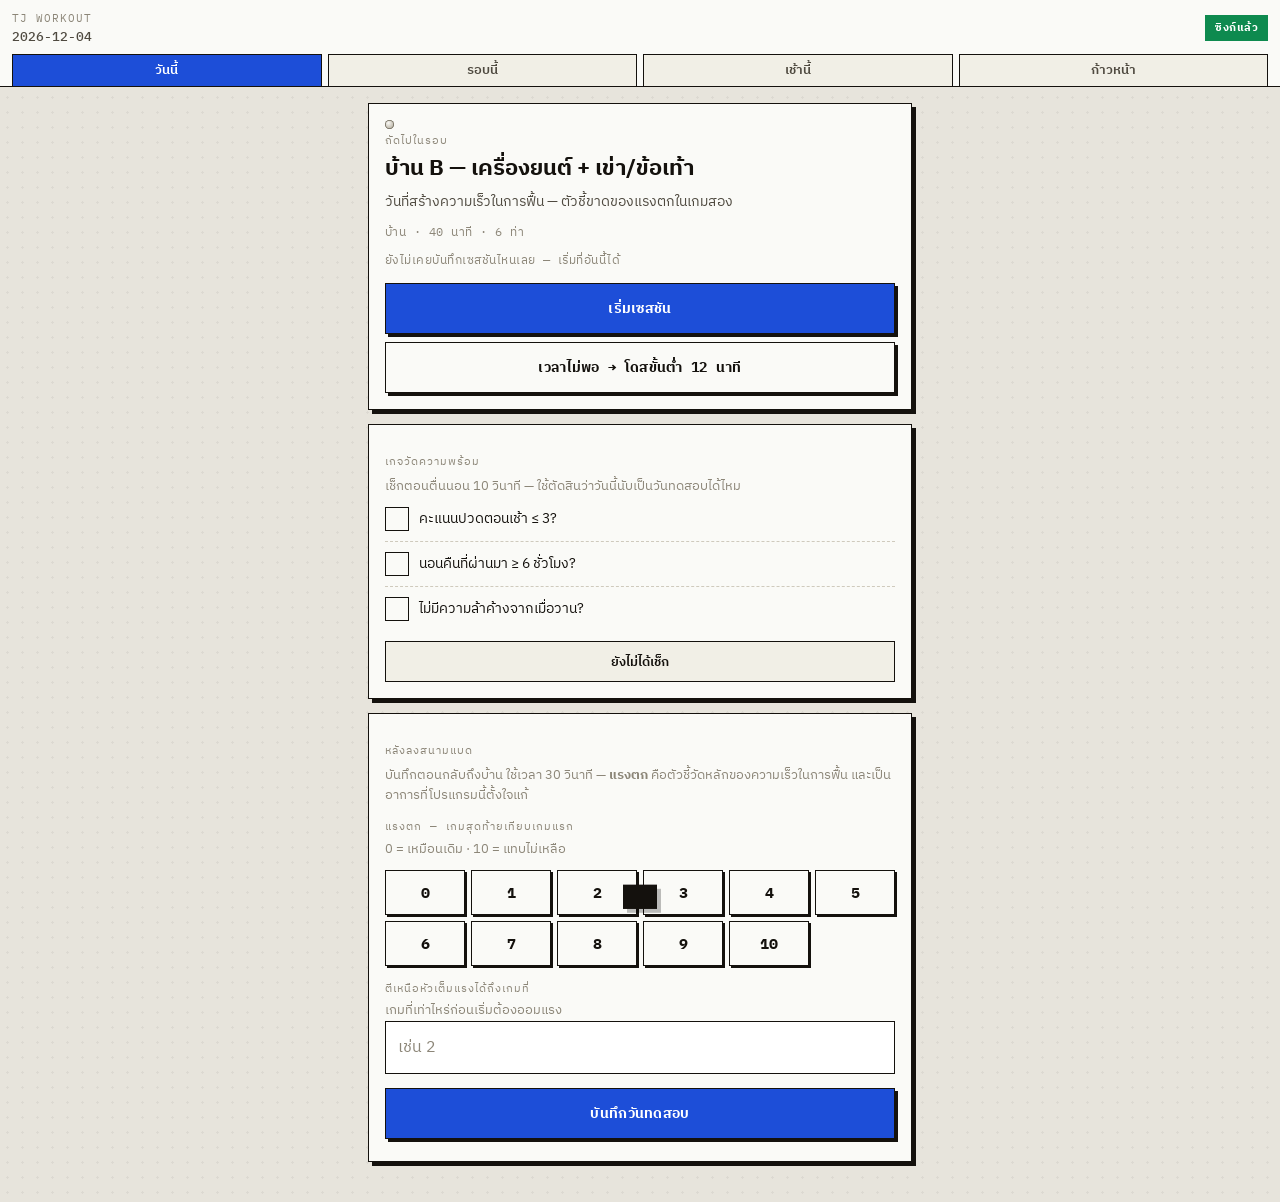
<file: index.html>
<!doctype html>
<html lang="th">
<head>
<meta charset="utf-8">
<meta name="viewport" content="width=device-width,initial-scale=1,viewport-fit=cover">
<meta name="theme-color" content="#e7e4dc">
<title>TJ Workout — ตารางฝึก</title>
<link rel="manifest" href="manifest.json">
<link rel="preconnect" href="https://fonts.googleapis.com">
<link rel="preconnect" href="https://fonts.gstatic.com" crossorigin>
<link href="https://fonts.googleapis.com/css2?family=IBM+Plex+Mono:wght@400;500;600;700&family=IBM+Plex+Sans+Thai:wght@400;500;600;700&display=swap" rel="stylesheet">
<link rel="stylesheet" href="instrument-panel.css?v=20260825k">
<link rel="stylesheet" href="style.css?v=20260825k">
</head>
<body class="ip-page">

<header class="hd">
  <div class="hd-row">
    <div>
      <div class="ip-label" style="margin:0">TJ WORKOUT</div>
      <div class="hd-date ip-mono" id="hdDate">—</div>
    </div>
    <button class="ip-badge" id="syncBadge" title="ตั้งค่าการเชื่อมต่อ">—</button>
  </div>
  <nav class="tabs" id="tabs">
    <button class="tab is-on" data-view="today">วันนี้</button>
    <button class="tab" data-view="cycle">รอบนี้</button>
    <button class="tab" data-view="morning">เช้านี้</button>
    <button class="tab" data-view="prog">ก้าวหน้า</button>
  </nav>
</header>

<main class="wrap">

  <div class="ip-card" id="setupCard" hidden>
    <div class="ip-label">URL ของ Apps Script</div>
    <p class="hint">
      ปกติไม่ต้องแตะ — ค่าตั้งต้นฝังอยู่ในโค้ดแล้ว
      ใช้ช่องนี้ตอน redeploy แล้ว URL เปลี่ยน จะได้ไม่ต้อง push ใหม่ (ค่าที่กรอกจะเก็บทับในเครื่องนี้)
    </p>
    <input class="ip-input ip-mono" id="inApiUrl" type="url" inputmode="url"
           autocapitalize="off" autocorrect="off" spellcheck="false"
           placeholder="https://script.google.com/macros/s/…/exec" style="margin-top:8px">
    <div class="setup-btns">
      <button class="ip-btn ip-btn--sm" id="btnSaveApi">บันทึก + ทดสอบ</button>
      <button class="ip-btn ip-btn--ghost ip-btn--sm" id="btnCloseApi">ปิด</button>
    </div>
    <p class="hint" id="apiStatus"></p>

    <hr class="ip-divider">
    <p class="hint" id="verInfo"></p>

    <hr class="ip-divider">
    <div class="ip-label">ประวัติในเครื่อง</div>
    <p class="hint" id="histInfo"></p>
    <p class="hint">
      ใช้คำนวณว่ารอบถัดไปควรทำอะไร — <b>คนละชุดกับข้อมูลในชีต</b>
      ล้างอันนี้ไม่ได้ลบแถวในชีต และไม่ทิ้งแถวที่ยังรอส่ง
    </p>
    <button class="ip-btn ip-btn--ghost ip-btn--sm ip-btn--block" id="btnClearHist"
            style="margin-top:8px">ล้างประวัติในเครื่อง (เริ่มรอบใหม่)</button>
  </div>

  <!-- ══════════ วันนี้ ══════════ -->
  <section id="v-today" class="view is-on">
    <div class="ip-card sess-head" style="position:relative">
      <span class="ip-screw"></span>
      <div class="ip-label">ถัดไปในรอบ</div>
      <h1 class="sess-title" id="todayTitle">—</h1>
      <p class="sess-why" id="todayWhy"></p>
      <div class="sess-meta ip-mono" id="todayMeta"></div>
      <div class="sess-defer" id="todayDefer" hidden></div>
      <div class="sess-meta ip-mono" id="todayLast"></div>
      <button class="ip-btn ip-btn--block" id="btnStart" style="margin-top:14px">เริ่มเซสชัน</button>
      <button class="ip-btn ip-btn--ghost ip-btn--block" id="btnMin" style="margin-top:8px">
        เวลาไม่พอ → โดสขั้นต่ำ 12 นาที
      </button>
    </div>

    <div class="ip-card" id="readyCard">
      <div class="ip-label">เกจวัดความพร้อม</div>
      <p class="hint">เช็กตอนตื่นนอน 10 วินาที — ใช้ตัดสินว่าวันนี้นับเป็นวันทดสอบได้ไหม</p>
      <div id="readyList"></div>
      <div class="ready-verdict ip-mono" id="readyVerdict">ยังไม่ได้เช็ก</div>
    </div>

    <div class="ip-card" id="testCard">
      <div class="ip-label">หลังลงสนามแบด</div>
      <p class="hint">
        บันทึกตอนกลับถึงบ้าน ใช้เวลา 30 วินาที — <b>แรงตก</b> คือตัวชี้วัดหลักของความเร็วในการฟื้น
        และเป็นอาการที่โปรแกรมนี้ตั้งใจแก้
      </p>

      <label class="ip-label" style="margin-top:12px">แรงตก — เกมสุดท้ายเทียบเกมแรก</label>
      <p class="hint" style="margin-top:2px">0 = เหมือนเดิม · 10 = แทบไม่เหลือ</p>
      <div class="scale" id="dropScale"></div>

      <label class="ip-label" for="inLastGame" style="margin-top:14px">ตีเหนือหัวเต็มแรงได้ถึงเกมที่</label>
      <p class="hint" style="margin-top:2px">เกมที่เท่าไหร่ก่อนเริ่มต้องออมแรง</p>
      <input class="ip-input" id="inLastGame" type="number" inputmode="numeric" min="1" max="20" placeholder="เช่น 2">

      <button class="ip-btn ip-btn--block" id="btnSaveTestDay" style="margin-top:14px">บันทึกวันทดสอบ</button>
      <p class="hint" id="testDone"></p>
    </div>
  </section>

  <!-- ══════════ รอบนี้ ══════════ -->
  <section id="v-cycle" class="view">
    <div class="ip-card">
      <div class="ip-label">รอบนี้</div>
      <p class="hint">
        เซสชันหมุนเป็นวง ไม่ผูกกับวันในปฏิทิน — จะทำวันไหนก็ได้ ขอแค่ตามลำดับและเว้นระยะห่าง
        กดอันไหนก็เริ่มอันนั้นได้ ต่อให้แอปไม่ได้เสนอ
      </p>
      <div id="cycleList"></div>
      <div class="cyc-count ip-mono" id="cycCount"></div>
      <p class="hint" id="cycPriority"></p>
      <button class="ip-btn ip-btn--ghost ip-btn--block" id="btnTestDay" style="margin-top:10px">
        วันนี้ลงสนามแบด → บันทึกเป็นวันทดสอบ
      </button>
    </div>
    <div class="ip-card">
      <div class="ip-label">บล็อก 5 สัปดาห์</div>
      <div class="blk-row" style="font-weight:600">
        <span>สัปดาห์</span><span>โฟกัส</span><span>โหลด</span>
      </div>
      <div id="blockList"></div>
      <p class="hint" style="margin-top:10px">
        สัปดาห์ที่ 4 ไม่เพิ่มน้ำหนัก แต่ท่าค้างเดินหน้าต่อ — เอ็นได้ไล่ตามกล้ามเนื้อทัน (ADR-0001)
      </p>
    </div>
  </section>

  <!-- ══════════ เช้านี้ ══════════ -->
  <section id="v-morning" class="view">
    <div class="ip-card">
      <div class="ip-label">คะแนนปวดตอนเช้า</div>
      <p class="hint">ตัวชี้วัดเอ็นที่ดีที่สุดที่วัดเองได้ — ให้คะแนนทุกเช้า 0 = ไม่ปวดเลย</p>
      <div class="scale" id="painScale"></div>
      <label class="ip-label" style="margin-top:14px">ปวดตรงไหน</label>
      <div class="chips" id="painWhere"></div>
      <label class="ip-label" style="margin-top:14px">นอนกี่ชั่วโมง</label>
      <input class="ip-input" id="sleepHrs" type="number" step="0.5" min="0" max="14" placeholder="8.5">
      <button class="ip-btn ip-btn--block" id="btnSaveDaily" style="margin-top:14px">บันทึกเช้านี้</button>
      <p class="hint" id="dailyDone" style="display:none"></p>
    </div>

    <div class="ip-card">
      <div class="ip-label">ทดสอบรายเดือน</div>
      <p class="hint">ทำเดือนละครั้งพอ ไม่ต้องทุกสัปดาห์</p>
      <div id="testList"></div>
    </div>
  </section>

  <!-- ══════════ ก้าวหน้า ══════════ -->
  <section id="v-prog" class="view">
    <div class="ip-card">
      <div class="ip-label">28 วันล่าสุด เทียบ 28 วันก่อนหน้า</div>
      <p class="hint">
        ตัวเลขไว้ดูเร็ว ๆ ข้างสนาม — <b>เส้นกราฟจริงอยู่ในชีต</b> แท็บ “สรุป”
        ซูมได้ ย้อนหลังได้ไม่จำกัด
      </p>
      <div id="progList" style="margin-top:12px"></div>
      <p class="pg-warn" id="progWarn" hidden></p>
      <p class="hint" id="progAt"></p>
      <button class="ip-btn ip-btn--ghost ip-btn--sm ip-btn--block" id="btnProgReload"
              style="margin-top:10px">โหลดใหม่</button>
    </div>

    <div class="ip-card">
      <div class="ip-label">ผลทดสอบ</div>
      <div id="progTests"></div>
      <p class="hint" style="margin-top:10px">
        ทดสอบเดือนละครั้ง — บันทึกที่แท็บ “เช้านี้”
      </p>
    </div>

    <div class="ip-card">
      <div class="ip-label">น้ำหนักสูงสุดต่อท่า</div>
      <div id="progLifts"></div>
      <p class="hint" style="margin-top:10px">
        ขึ้นเรื่อย ๆ เป็นเรื่องดี <b>แต่ห้ามเร่ง</b> — ถ้าคะแนนปวดตอนเช้าขึ้นตาม
        แปลว่าเอ็นตามไม่ทัน ให้ลดโหลด 20% (ADR-0001)
      </p>
    </div>
  </section>

  <!-- ══════════ ตัวรันเซสชัน (เต็มจอ) ══════════ -->
  <section id="v-run" class="view view--full">
    <div class="run-top">
      <button class="ip-btn ip-btn--ghost ip-btn--sm" id="btnQuit">ออก</button>
      <span class="ip-mono run-prog" id="runProg">—</span>
      <span class="ip-mono run-clock" id="runClock">00:00</span>
    </div>

    <div class="ip-card run-card" style="position:relative">
      <span class="ip-screw"></span>
      <div class="ip-label" id="runKind">ท่า</div>
      <h2 class="run-name" id="runName">—</h2>
      <p class="run-cue" id="runCue"></p>
      <p class="run-alt" id="runAlt"></p>

      <div class="timer" id="timerBox">
        <div class="timer-num ip-mono" id="timerNum">45</div>
        <div class="timer-lbl ip-mono" id="timerLbl">พร้อม</div>
      </div>

      <div class="setrow" id="setRow"></div>

      <div class="logrow" id="logRow">
        <div>
          <label class="ip-label">น้ำหนัก (kg)</label>
          <input class="ip-input" id="inWeight" type="number" step="0.5" inputmode="decimal" placeholder="—">
        </div>
        <div>
          <label class="ip-label">ครั้ง</label>
          <input class="ip-input" id="inReps" type="number" inputmode="numeric" placeholder="—">
        </div>
      </div>

      <button class="ip-btn ip-btn--block" id="btnMain">เริ่ม</button>
      <div class="run-nav">
        <button class="ip-btn ip-btn--ghost ip-btn--sm" id="btnPrev">← ก่อนหน้า</button>
        <button class="ip-btn ip-btn--ghost ip-btn--sm" id="btnSkip">ข้าม →</button>
      </div>
    </div>

    <p class="run-why" id="runWhy"></p>
  </section>

</main>

<div class="toast" id="toast"></div>

<script src="program.js?v=20260825k"></script>
<script src="api.js?v=20260825k"></script>
<script src="app.js?v=20260825k"></script>
</body>
</html>
</file>
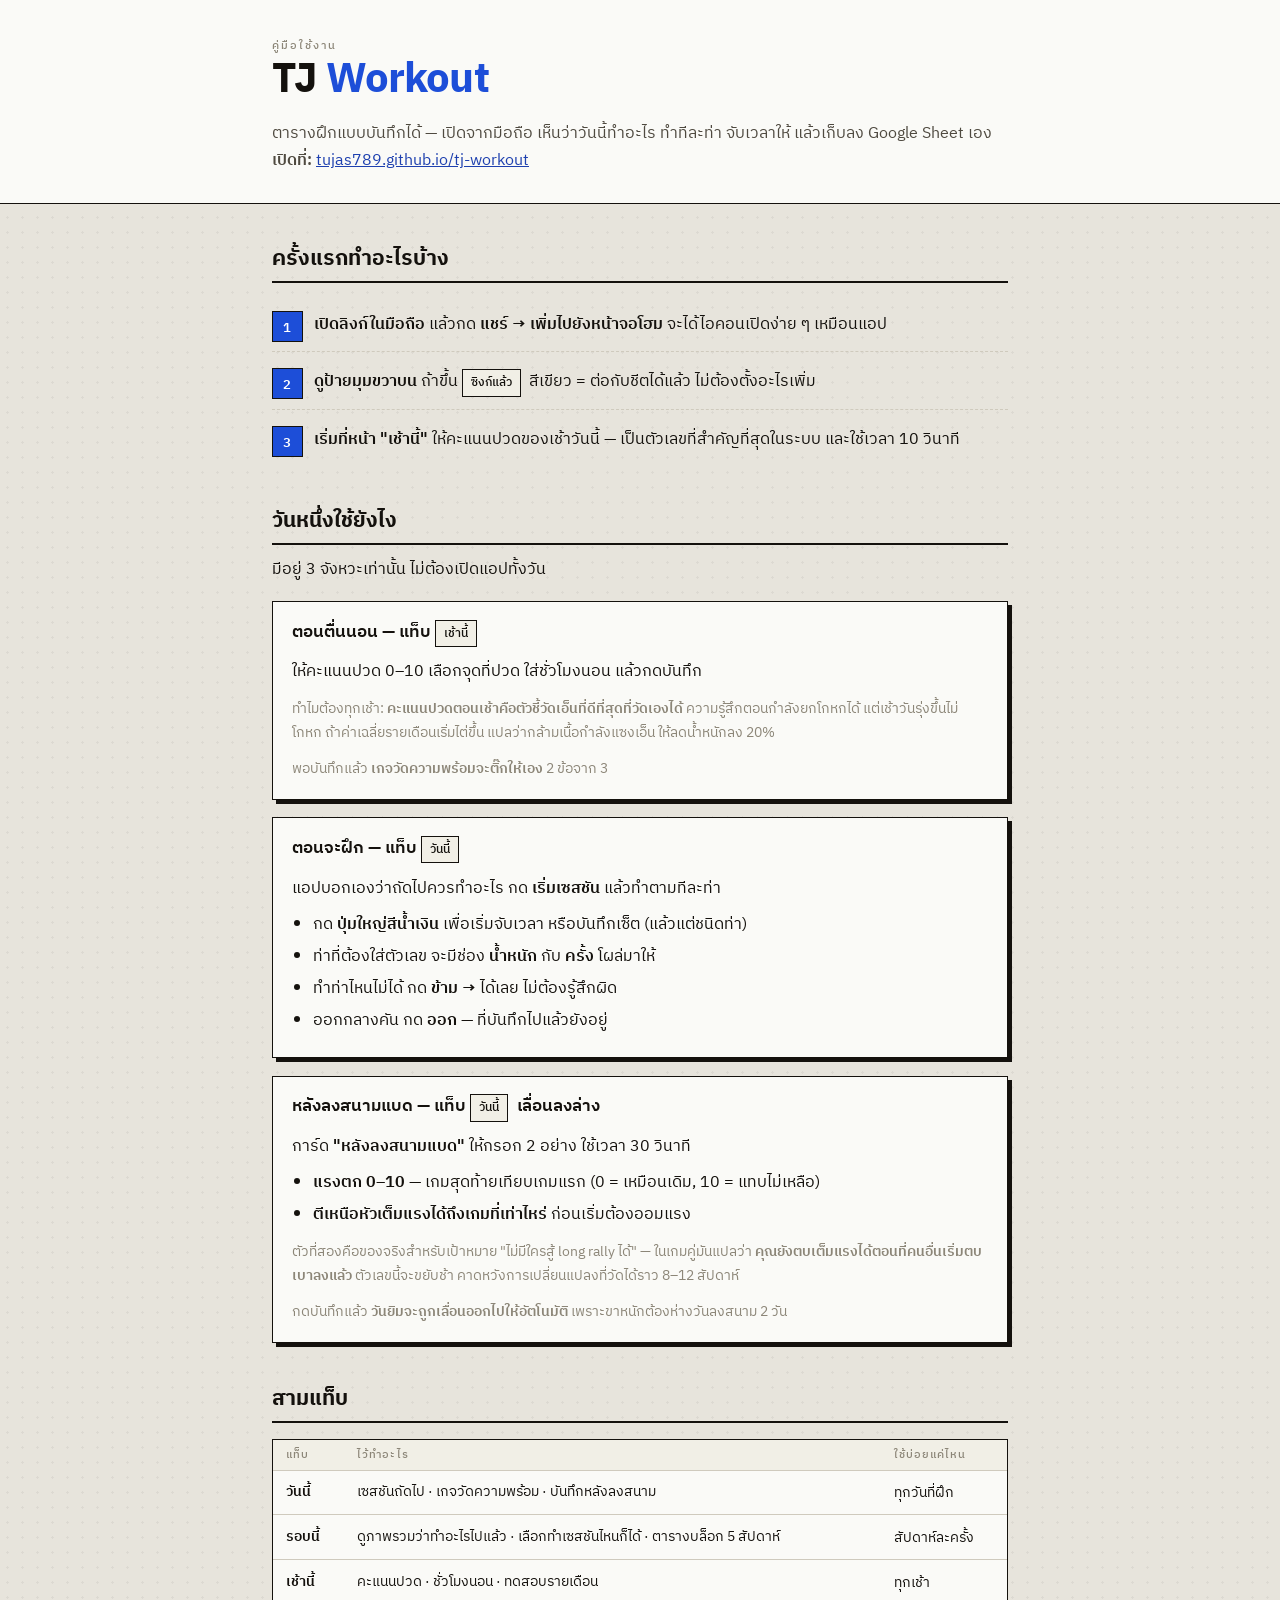
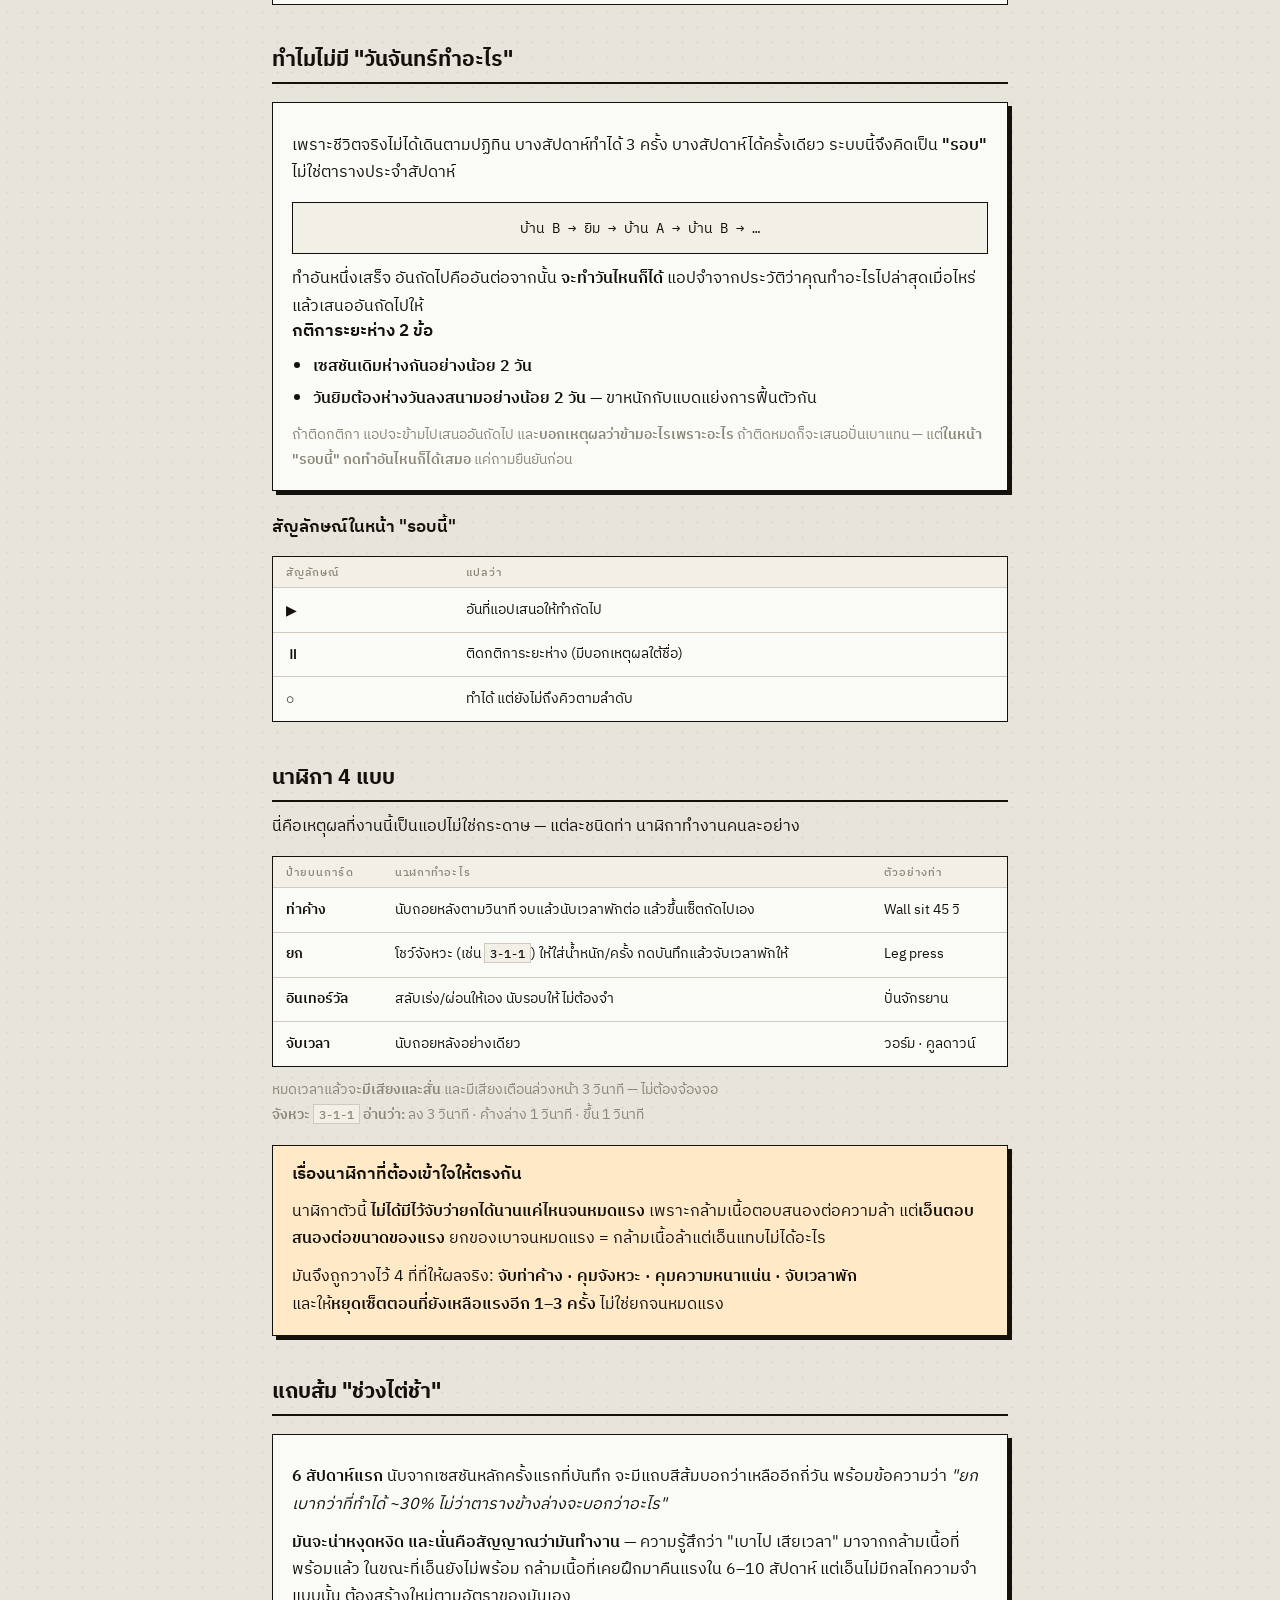
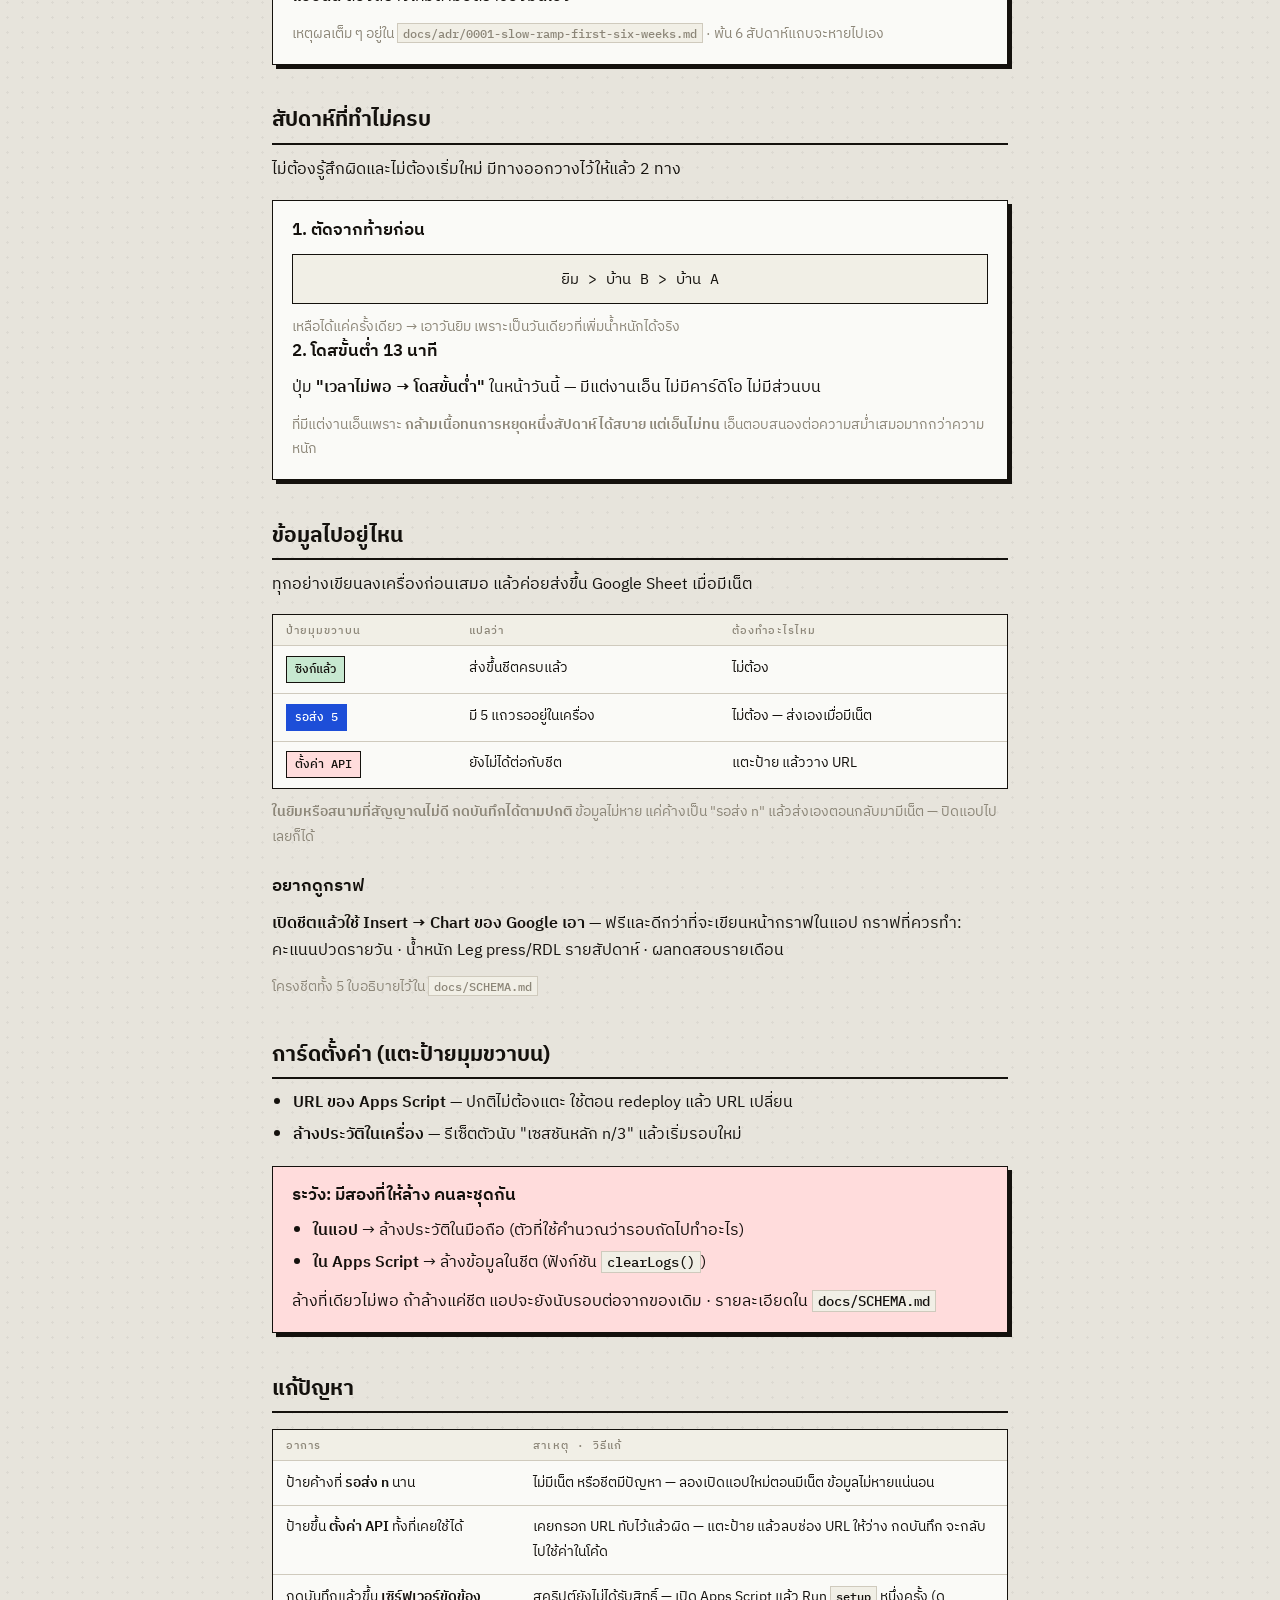
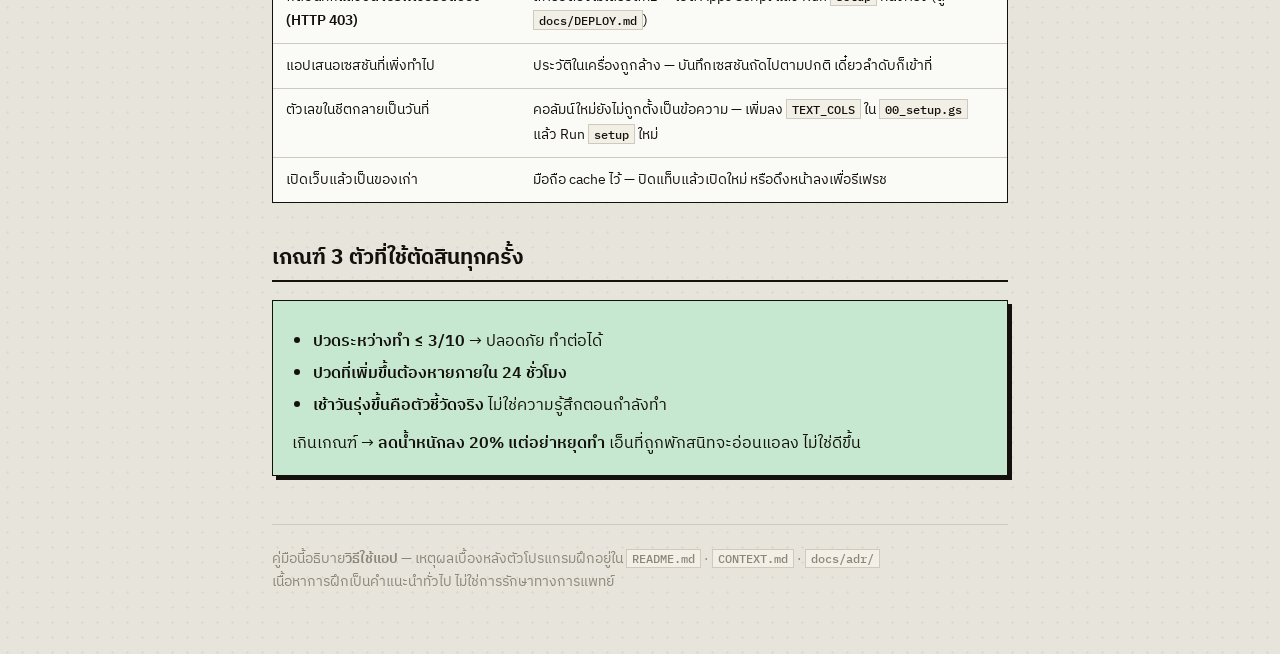
<file: docs/user-guide.html>
<!DOCTYPE html>
<html lang="th">
<head>
<meta charset="UTF-8">
<meta name="viewport" content="width=device-width, initial-scale=1.0">
<title>คู่มือใช้งาน — TJ Workout</title>
<link rel="preconnect" href="https://fonts.googleapis.com">
<link rel="preconnect" href="https://fonts.gstatic.com" crossorigin>
<link href="https://fonts.googleapis.com/css2?family=IBM+Plex+Mono:wght@400;500;600;700&family=IBM+Plex+Sans+Thai:wght@400;500;600;700&display=swap" rel="stylesheet">
<style>
/* ธีม Instrument Panel — ชุดเดียวกับตัวแอป (frontend/instrument-panel.css + style.css) */
:root{
  --bg:#e7e4dc; --card:#fafaf7; --card2:#f1efe6;
  --line:#14110d; --hair:#cfcabd; --text:#14110d; --text2:#4f4a40; --mut:#8c8678;
  --accent:#1d4ed8; --accent2:#1e40af;
  --ok:#0e8a4f; --ok-bg:#c7e8d0; --warn-bg:#ffe9c7; --dan:#d11a2a; --dan-bg:#ffdcdc;
  --f:"IBM Plex Sans Thai","IBM Plex Sans",system-ui,sans-serif;
  --m:"IBM Plex Mono","IBM Plex Sans Thai",ui-monospace,monospace;
  --w:min(100% - 32px, 46rem);
}
*{box-sizing:border-box;-webkit-tap-highlight-color:transparent}
body{
  margin:0; font-family:var(--f); color:var(--text); line-height:1.7; font-size:16px;
  background:var(--bg);
  background-image:radial-gradient(rgba(20,17,13,.05) 1px, transparent 1.4px);
  background-size:15px 15px; padding-bottom:60px;
}
.wrap{width:var(--w);margin-inline:auto}

header{
  background:var(--card); border-bottom:1.5px solid var(--line);
  padding:2.5rem 0 1.75rem; margin-bottom:2rem;
}
h1{margin:.3rem 0 0;font:700 clamp(1.8rem,6vw,2.6rem)/1.2 var(--f);letter-spacing:-.02em}
h1 .a{color:var(--accent)}
.eyebrow{font:500 .7rem/1 var(--m);letter-spacing:.18em;text-transform:uppercase;color:var(--mut)}
.lede{margin:.9rem 0 0;color:var(--text2)}

h2{
  margin:2.6rem 0 .2rem; font:700 1.3rem/1.35 var(--f);
  padding-bottom:.5rem; border-bottom:2px solid var(--line);
}
h3{margin:1.6rem 0 .3rem;font:600 1.05rem/1.4 var(--f)}
p{margin:.7rem 0 0}
.mut{color:var(--mut);font-size:.9rem}

.card{
  background:var(--card); border:1.5px solid var(--line); box-shadow:4px 4px 0 var(--line);
  padding:1.1rem 1.2rem; margin-top:1.1rem;
}
.card.ok{background:var(--ok-bg)}
.card.warn{background:var(--warn-bg)}
.card.dan{background:var(--dan-bg)}
.card h3{margin-top:0}

ul,ol{margin:.6rem 0 0;padding-left:1.3rem}
li{margin:.3rem 0}
code{font:500 .85em var(--m);background:var(--card2);padding:1px 5px;border:1px solid var(--hair)}
b{font-weight:600}

.scroll{overflow-x:auto;border:1.5px solid var(--line);background:var(--card);margin-top:1rem}
table{border-collapse:collapse;width:100%;min-width:30rem;font-size:.9rem}
th,td{text-align:left;padding:.6rem .8rem;border-bottom:1px solid var(--hair);vertical-align:top}
thead th{font:500 .68rem/1 var(--m);letter-spacing:.1em;text-transform:uppercase;color:var(--mut);background:var(--card2);white-space:nowrap}
tbody tr:last-child td{border-bottom:0}
td.n{font-family:var(--m);white-space:nowrap}

.steps{counter-reset:s;list-style:none;padding:0;margin-top:1rem}
.steps li{
  counter-increment:s; position:relative; padding:.75rem 0 .75rem 2.6rem;
  border-bottom:1px dashed var(--hair);
}
.steps li:last-child{border-bottom:0}
.steps li::before{
  content:counter(s); position:absolute; left:0; top:.75rem;
  width:1.8rem;height:1.8rem; display:grid;place-items:center;
  font:600 .8rem var(--m); color:#fff; background:var(--accent);
  border:1.5px solid var(--line);
}
.chip{
  display:inline-block; font:500 .72rem var(--m); padding:.2rem .5rem;
  border:1.5px solid var(--line); background:var(--card2); margin-right:.3rem;
}
.chip.blue{background:var(--accent);color:#fff;border-color:var(--accent)}
a{color:var(--accent2)}
footer{margin-top:3rem;padding-top:1.4rem;border-top:1px solid var(--hair);color:var(--mut);font-size:.85rem}
@media print{ body{background:#fff} .card{box-shadow:none} }
</style>
</head>
<body>

<header>
  <div class="wrap">
    <div class="eyebrow">คู่มือใช้งาน</div>
    <h1>TJ <span class="a">Workout</span></h1>
    <p class="lede">
      ตารางฝึกแบบบันทึกได้ — เปิดจากมือถือ เห็นว่าวันนี้ทำอะไร ทำทีละท่า จับเวลาให้
      แล้วเก็บลง Google Sheet เอง<br>
      <b>เปิดที่:</b> <a href="https://tujas789.github.io/tj-workout/">tujas789.github.io/tj-workout</a>
    </p>
  </div>
</header>

<main class="wrap">

<h2>ครั้งแรกทำอะไรบ้าง</h2>
<ol class="steps">
  <li><b>เปิดลิงก์ในมือถือ</b> แล้วกด <b>แชร์ → เพิ่มไปยังหน้าจอโฮม</b> จะได้ไอคอนเปิดง่าย ๆ เหมือนแอป</li>
  <li><b>ดูป้ายมุมขวาบน</b> ถ้าขึ้น <span class="chip">ซิงก์แล้ว</span> สีเขียว = ต่อกับชีตได้แล้ว ไม่ต้องตั้งอะไรเพิ่ม</li>
  <li><b>เริ่มที่หน้า "เช้านี้"</b> ให้คะแนนปวดของเช้าวันนี้ — เป็นตัวเลขที่สำคัญที่สุดในระบบ และใช้เวลา 10 วินาที</li>
</ol>

<h2>วันหนึ่งใช้ยังไง</h2>
<p>มีอยู่ 3 จังหวะเท่านั้น ไม่ต้องเปิดแอปทั้งวัน</p>

<div class="card">
  <h3>ตอนตื่นนอน — แท็บ <span class="chip">เช้านี้</span></h3>
  <p>ให้คะแนนปวด 0–10 เลือกจุดที่ปวด ใส่ชั่วโมงนอน แล้วกดบันทึก</p>
  <p class="mut">
    ทำไมต้องทุกเช้า: <b>คะแนนปวดตอนเช้าคือตัวชี้วัดเอ็นที่ดีที่สุดที่วัดเองได้</b>
    ความรู้สึกตอนกำลังยกโกหกได้ แต่เช้าวันรุ่งขึ้นไม่โกหก ถ้าค่าเฉลี่ยรายเดือนเริ่มไต่ขึ้น
    แปลว่ากล้ามเนื้อกำลังแซงเอ็น ให้ลดน้ำหนักลง 20%
  </p>
  <p class="mut">พอบันทึกแล้ว <b>เกจวัดความพร้อมจะติ๊กให้เอง</b> 2 ข้อจาก 3</p>
</div>

<div class="card">
  <h3>ตอนจะฝึก — แท็บ <span class="chip">วันนี้</span></h3>
  <p>แอปบอกเองว่าถัดไปควรทำอะไร กด <b>เริ่มเซสชัน</b> แล้วทำตามทีละท่า</p>
  <ul>
    <li>กด <b>ปุ่มใหญ่สีน้ำเงิน</b> เพื่อเริ่มจับเวลา หรือบันทึกเซ็ต (แล้วแต่ชนิดท่า)</li>
    <li>ท่าที่ต้องใส่ตัวเลข จะมีช่อง <b>น้ำหนัก</b> กับ <b>ครั้ง</b> โผล่มาให้</li>
    <li>ทำท่าไหนไม่ได้ กด <b>ข้าม →</b> ได้เลย ไม่ต้องรู้สึกผิด</li>
    <li>ออกกลางคัน กด <b>ออก</b> — ที่บันทึกไปแล้วยังอยู่</li>
  </ul>
</div>

<div class="card">
  <h3>หลังลงสนามแบด — แท็บ <span class="chip">วันนี้</span> เลื่อนลงล่าง</h3>
  <p>การ์ด <b>"หลังลงสนามแบด"</b> ให้กรอก 2 อย่าง ใช้เวลา 30 วินาที</p>
  <ul>
    <li><b>แรงตก 0–10</b> — เกมสุดท้ายเทียบเกมแรก (0 = เหมือนเดิม, 10 = แทบไม่เหลือ)</li>
    <li><b>ตีเหนือหัวเต็มแรงได้ถึงเกมที่เท่าไหร่</b> ก่อนเริ่มต้องออมแรง</li>
  </ul>
  <p class="mut">
    ตัวที่สองคือของจริงสำหรับเป้าหมาย "ไม่มีใครสู้ long rally ได้" — ในเกมคู่มันแปลว่า
    <b>คุณยังตบเต็มแรงได้ตอนที่คนอื่นเริ่มตบเบาลงแล้ว</b> ตัวเลขนี้จะขยับช้า
    คาดหวังการเปลี่ยนแปลงที่วัดได้ราว 8–12 สัปดาห์
  </p>
  <p class="mut">กดบันทึกแล้ว <b>วันยิมจะถูกเลื่อนออกไปให้อัตโนมัติ</b> เพราะขาหนักต้องห่างวันลงสนาม 2 วัน</p>
</div>

<h2>สามแท็บ</h2>
<div class="scroll">
<table>
  <thead><tr><th>แท็บ</th><th>ไว้ทำอะไร</th><th class="n">ใช้บ่อยแค่ไหน</th></tr></thead>
  <tbody>
    <tr><td><b>วันนี้</b></td><td>เซสชันถัดไป · เกจวัดความพร้อม · บันทึกหลังลงสนาม</td><td class="n">ทุกวันที่ฝึก</td></tr>
    <tr><td><b>รอบนี้</b></td><td>ดูภาพรวมว่าทำอะไรไปแล้ว · เลือกทำเซสชันไหนก็ได้ · ตารางบล็อก 5 สัปดาห์</td><td class="n">สัปดาห์ละครั้ง</td></tr>
    <tr><td><b>เช้านี้</b></td><td>คะแนนปวด · ชั่วโมงนอน · ทดสอบรายเดือน</td><td class="n">ทุกเช้า</td></tr>
  </tbody>
</table>
</div>

<h2>ทำไมไม่มี "วันจันทร์ทำอะไร"</h2>
<div class="card">
  <p>
    เพราะชีวิตจริงไม่ได้เดินตามปฏิทิน บางสัปดาห์ทำได้ 3 ครั้ง บางสัปดาห์ได้ครั้งเดียว
    ระบบนี้จึงคิดเป็น <b>"รอบ"</b> ไม่ใช่ตารางประจำสัปดาห์
  </p>
  <p style="font-family:var(--m);font-size:.9rem;text-align:center;padding:.8rem;background:var(--card2);border:1.5px solid var(--line);margin-top:1rem">
    บ้าน B → ยิม → บ้าน A → บ้าน B → …
  </p>
  <p>
    ทำอันหนึ่งเสร็จ อันถัดไปคืออันต่อจากนั้น <b>จะทำวันไหนก็ได้</b>
    แอปจำจากประวัติว่าคุณทำอะไรไปล่าสุดเมื่อไหร่ แล้วเสนออันถัดไปให้
  </p>
  <h3>กติการะยะห่าง 2 ข้อ</h3>
  <ul>
    <li><b>เซสชันเดิมห่างกันอย่างน้อย 2 วัน</b></li>
    <li><b>วันยิมต้องห่างวันลงสนามอย่างน้อย 2 วัน</b> — ขาหนักกับแบดแย่งการฟื้นตัวกัน</li>
  </ul>
  <p class="mut">
    ถ้าติดกติกา แอปจะข้ามไปเสนออันถัดไป และ<b>บอกเหตุผลว่าข้ามอะไรเพราะอะไร</b>
    ถ้าติดหมดก็จะเสนอปั่นเบาแทน — แต่<b>ในหน้า "รอบนี้" กดทำอันไหนก็ได้เสมอ</b> แค่ถามยืนยันก่อน
  </p>
</div>

<h3>สัญลักษณ์ในหน้า "รอบนี้"</h3>
<div class="scroll">
<table>
  <thead><tr><th class="n">สัญลักษณ์</th><th>แปลว่า</th></tr></thead>
  <tbody>
    <tr><td class="n">▶</td><td>อันที่แอปเสนอให้ทำถัดไป</td></tr>
    <tr><td class="n">⏸</td><td>ติดกติการะยะห่าง (มีบอกเหตุผลใต้ชื่อ)</td></tr>
    <tr><td class="n">○</td><td>ทำได้ แต่ยังไม่ถึงคิวตามลำดับ</td></tr>
  </tbody>
</table>
</div>

<h2>นาฬิกา 4 แบบ</h2>
<p>นี่คือเหตุผลที่งานนี้เป็นแอปไม่ใช่กระดาษ — แต่ละชนิดท่า นาฬิกาทำงานคนละอย่าง</p>
<div class="scroll">
<table>
  <thead><tr><th>ป้ายบนการ์ด</th><th>นาฬิกาทำอะไร</th><th>ตัวอย่างท่า</th></tr></thead>
  <tbody>
    <tr><td><b>ท่าค้าง</b></td><td>นับถอยหลังตามวินาที จบแล้วนับเวลาพักต่อ แล้วขึ้นเซ็ตถัดไปเอง</td><td>Wall sit 45 วิ</td></tr>
    <tr><td><b>ยก</b></td><td>โชว์จังหวะ (เช่น <code>3-1-1</code>) ให้ใส่น้ำหนัก/ครั้ง กดบันทึกแล้วจับเวลาพักให้</td><td>Leg press</td></tr>
    <tr><td><b>อินเทอร์วัล</b></td><td>สลับเร่ง/ผ่อนให้เอง นับรอบให้ ไม่ต้องจำ</td><td>ปั่นจักรยาน</td></tr>
    <tr><td><b>จับเวลา</b></td><td>นับถอยหลังอย่างเดียว</td><td>วอร์ม · คูลดาวน์</td></tr>
  </tbody>
</table>
</div>
<p class="mut">
  หมดเวลาแล้วจะ<b>มีเสียงและสั่น</b> และมีเสียงเตือนล่วงหน้า 3 วินาที — ไม่ต้องจ้องจอ<br>
  <b>จังหวะ <code>3-1-1</code> อ่านว่า:</b> ลง 3 วินาที · ค้างล่าง 1 วินาที · ขึ้น 1 วินาที
</p>

<div class="card warn">
  <h3>เรื่องนาฬิกาที่ต้องเข้าใจให้ตรงกัน</h3>
  <p>
    นาฬิกาตัวนี้ <b>ไม่ได้มีไว้จับว่ายกได้นานแค่ไหนจนหมดแรง</b>
    เพราะกล้ามเนื้อตอบสนองต่อความล้า แต่<b>เอ็นตอบสนองต่อขนาดของแรง</b>
    ยกของเบาจนหมดแรง = กล้ามเนื้อล้าแต่เอ็นแทบไม่ได้อะไร
  </p>
  <p>
    มันจึงถูกวางไว้ 4 ที่ที่ให้ผลจริง: <b>จับท่าค้าง · คุมจังหวะ · คุมความหนาแน่น · จับเวลาพัก</b><br>
    และให้<b>หยุดเซ็ตตอนที่ยังเหลือแรงอีก 1–3 ครั้ง</b> ไม่ใช่ยกจนหมดแรง
  </p>
</div>

<h2>แถบส้ม "ช่วงไต่ช้า"</h2>
<div class="card">
  <p>
    <b>6 สัปดาห์แรก</b> นับจากเซสชันหลักครั้งแรกที่บันทึก จะมีแถบสีส้มบอกว่าเหลืออีกกี่วัน
    พร้อมข้อความว่า <i>"ยกเบากว่าที่ทำได้ ~30% ไม่ว่าตารางข้างล่างจะบอกว่าอะไร"</i>
  </p>
  <p>
    <b>มันจะน่าหงุดหงิด และนั่นคือสัญญาณว่ามันทำงาน</b> — ความรู้สึกว่า "เบาไป เสียเวลา"
    มาจากกล้ามเนื้อที่พร้อมแล้ว ในขณะที่เอ็นยังไม่พร้อม กล้ามเนื้อที่เคยฝึกมาคืนแรงใน 6–10 สัปดาห์
    แต่เอ็นไม่มีกลไกความจำแบบนั้น ต้องสร้างใหม่ตามอัตราของมันเอง
  </p>
  <p class="mut">เหตุผลเต็ม ๆ อยู่ใน <code>docs/adr/0001-slow-ramp-first-six-weeks.md</code> · พ้น 6 สัปดาห์แถบจะหายไปเอง</p>
</div>

<h2>สัปดาห์ที่ทำไม่ครบ</h2>
<p>ไม่ต้องรู้สึกผิดและไม่ต้องเริ่มใหม่ มีทางออกวางไว้ให้แล้ว 2 ทาง</p>
<div class="card">
  <h3>1. ตัดจากท้ายก่อน</h3>
  <p style="font-family:var(--m);font-size:.95rem;text-align:center;padding:.7rem;background:var(--card2);border:1.5px solid var(--line)">
    ยิม &gt; บ้าน B &gt; บ้าน A
  </p>
  <p class="mut">เหลือได้แค่ครั้งเดียว → เอาวันยิม เพราะเป็นวันเดียวที่เพิ่มน้ำหนักได้จริง</p>

  <h3>2. โดสขั้นต่ำ 13 นาที</h3>
  <p>ปุ่ม <b>"เวลาไม่พอ → โดสขั้นต่ำ"</b> ในหน้าวันนี้ — มีแต่งานเอ็น ไม่มีคาร์ดิโอ ไม่มีส่วนบน</p>
  <p class="mut">
    ที่มีแต่งานเอ็นเพราะ <b>กล้ามเนื้อทนการหยุดหนึ่งสัปดาห์ได้สบาย แต่เอ็นไม่ทน</b>
    เอ็นตอบสนองต่อความสม่ำเสมอมากกว่าความหนัก
  </p>
</div>

<h2>ข้อมูลไปอยู่ไหน</h2>
<p>ทุกอย่างเขียนลงเครื่องก่อนเสมอ แล้วค่อยส่งขึ้น Google Sheet เมื่อมีเน็ต</p>
<div class="scroll">
<table>
  <thead><tr><th>ป้ายมุมขวาบน</th><th>แปลว่า</th><th>ต้องทำอะไรไหม</th></tr></thead>
  <tbody>
    <tr><td><span class="chip" style="background:#c7e8d0">ซิงก์แล้ว</span></td><td>ส่งขึ้นชีตครบแล้ว</td><td>ไม่ต้อง</td></tr>
    <tr><td><span class="chip blue">รอส่ง 5</span></td><td>มี 5 แถวรออยู่ในเครื่อง</td><td>ไม่ต้อง — ส่งเองเมื่อมีเน็ต</td></tr>
    <tr><td><span class="chip" style="background:#ffdcdc">ตั้งค่า API</span></td><td>ยังไม่ได้ต่อกับชีต</td><td>แตะป้าย แล้ววาง URL</td></tr>
  </tbody>
</table>
</div>
<p class="mut">
  <b>ในยิมหรือสนามที่สัญญาณไม่ดี กดบันทึกได้ตามปกติ</b> ข้อมูลไม่หาย
  แค่ค้างเป็น "รอส่ง n" แล้วส่งเองตอนกลับมามีเน็ต — ปิดแอปไปเลยก็ได้
</p>

<h3>อยากดูกราฟ</h3>
<p>
  <b>เปิดชีตแล้วใช้ Insert → Chart ของ Google เอา</b> — ฟรีและดีกว่าที่จะเขียนหน้ากราฟในแอป
  กราฟที่ควรทำ: คะแนนปวดรายวัน · น้ำหนัก Leg press/RDL รายสัปดาห์ · ผลทดสอบรายเดือน
</p>
<p class="mut">โครงชีตทั้ง 5 ใบอธิบายไว้ใน <code>docs/SCHEMA.md</code></p>

<h2>การ์ดตั้งค่า (แตะป้ายมุมขวาบน)</h2>
<ul>
  <li><b>URL ของ Apps Script</b> — ปกติไม่ต้องแตะ ใช้ตอน redeploy แล้ว URL เปลี่ยน</li>
  <li><b>ล้างประวัติในเครื่อง</b> — รีเซ็ตตัวนับ "เซสชันหลัก n/3" แล้วเริ่มรอบใหม่</li>
</ul>
<div class="card dan">
  <h3>ระวัง: มีสองที่ให้ล้าง คนละชุดกัน</h3>
  <ul>
    <li><b>ในแอป</b> → ล้างประวัติในมือถือ (ตัวที่ใช้คำนวณว่ารอบถัดไปทำอะไร)</li>
    <li><b>ใน Apps Script</b> → ล้างข้อมูลในชีต (ฟังก์ชัน <code>clearLogs()</code>)</li>
  </ul>
  <p>ล้างที่เดียวไม่พอ ถ้าล้างแค่ชีต แอปจะยังนับรอบต่อจากของเดิม · รายละเอียดใน <code>docs/SCHEMA.md</code></p>
</div>

<h2>แก้ปัญหา</h2>
<div class="scroll">
<table>
  <thead><tr><th>อาการ</th><th>สาเหตุ · วิธีแก้</th></tr></thead>
  <tbody>
    <tr><td>ป้ายค้างที่ <b>รอส่ง n</b> นาน</td><td>ไม่มีเน็ต หรือชีตมีปัญหา — ลองเปิดแอปใหม่ตอนมีเน็ต ข้อมูลไม่หายแน่นอน</td></tr>
    <tr><td>ป้ายขึ้น <b>ตั้งค่า API</b> ทั้งที่เคยใช้ได้</td><td>เคยกรอก URL ทับไว้แล้วผิด — แตะป้าย แล้วลบช่อง URL ให้ว่าง กดบันทึก จะกลับไปใช้ค่าในโค้ด</td></tr>
    <tr><td>กดบันทึกแล้วขึ้น <b>เซิร์ฟเวอร์ขัดข้อง (HTTP 403)</b></td><td>สคริปต์ยังไม่ได้รับสิทธิ์ — เปิด Apps Script แล้ว Run <code>setup</code> หนึ่งครั้ง (ดู <code>docs/DEPLOY.md</code>)</td></tr>
    <tr><td>แอปเสนอเซสชันที่เพิ่งทำไป</td><td>ประวัติในเครื่องถูกล้าง — บันทึกเซสชันถัดไปตามปกติ เดี๋ยวลำดับก็เข้าที่</td></tr>
    <tr><td>ตัวเลขในชีตกลายเป็นวันที่</td><td>คอลัมน์ใหม่ยังไม่ถูกตั้งเป็นข้อความ — เพิ่มลง <code>TEXT_COLS</code> ใน <code>00_setup.gs</code> แล้ว Run <code>setup</code> ใหม่</td></tr>
    <tr><td>เปิดเว็บแล้วเป็นของเก่า</td><td>มือถือ cache ไว้ — ปิดแท็บแล้วเปิดใหม่ หรือดึงหน้าลงเพื่อรีเฟรช</td></tr>
  </tbody>
</table>
</div>

<h2>เกณฑ์ 3 ตัวที่ใช้ตัดสินทุกครั้ง</h2>
<div class="card ok">
  <ul>
    <li><b>ปวดระหว่างทำ ≤ 3/10</b> → ปลอดภัย ทำต่อได้</li>
    <li><b>ปวดที่เพิ่มขึ้นต้องหายภายใน 24 ชั่วโมง</b></li>
    <li><b>เช้าวันรุ่งขึ้นคือตัวชี้วัดจริง</b> ไม่ใช่ความรู้สึกตอนกำลังทำ</li>
  </ul>
  <p>เกินเกณฑ์ → <b>ลดน้ำหนักลง 20% แต่อย่าหยุดทำ</b> เอ็นที่ถูกพักสนิทจะอ่อนแอลง ไม่ใช่ดีขึ้น</p>
</div>

<footer>
  คู่มือนี้อธิบาย<b>วิธีใช้แอป</b> — เหตุผลเบื้องหลังตัวโปรแกรมฝึกอยู่ใน
  <code>README.md</code> · <code>CONTEXT.md</code> · <code>docs/adr/</code><br>
  เนื้อหาการฝึกเป็นคำแนะนำทั่วไป ไม่ใช่การรักษาทางการแพทย์
</footer>

</main>
</body>
</html>
</file>
<file: instrument-panel.css>
/* ============================================================================
   INSTRUMENT PANEL — Neo-Brutalist theme kit (portable)
   ----------------------------------------------------------------------------
   สไตล์: นีโอบรูทัลลิสต์ + อุตสาหกรรม (กระดาษ + ขอบหมึกเหลี่ยม + เงาแข็ง + ส้ม)
   ที่มา: สกัดจากธีมแอป TJ Inventory (T-035) ให้พกพาข้ามโปรเจกต์ได้

   วิธีใช้:
     1. <link rel="stylesheet" href="instrument-panel.css">
     2. โหลดฟอนต์ (ดู README) — IBM Plex Mono + IBM Plex Sans Thai
     3. ใส่ class ขึ้นต้น .ip-* กับ element (ดู demo.html)

   เปลี่ยนคาแรกเตอร์ทั้งธีม: แก้ --ip-accent ค่าเดียว (ดู "RECOLOR" ล่าง)
   ทุก class ขึ้นต้น ip- เพื่อกันชนกับ CSS เดิมของโปรเจกต์ที่เอาไปวาง
   ============================================================================ */

:root{
  /* ---- พื้นผิว (surfaces) ---- */
  --ip-bg:#e7e4dc;        /* กระดาษครีม — พื้นหลังหน้า */
  --ip-card:#fafaf7;      /* การ์ดขาวนวล */
  --ip-card-2:#f1efe6;    /* การ์ดชั้นรอง / สถานะ active เบาๆ */

  /* ---- หมึก (ink = ขอบ + เงา + ตัวอักษร) ---- */
  --ip-line:#14110d;      /* หมึกดำ: ขอบหนา + เงาแข็ง */
  --ip-hair:#cfcabd;      /* เส้นบางๆ / ตัวคั่น */
  --ip-text:#14110d;      /* ตัวอักษรหลัก */
  --ip-text-2:#4f4a40;    /* ตัวอักษรรอง */
  --ip-mut:#8c8678;       /* ตัวอักษรจาง / label */

  /* ---- สีพระเอก + สถานะ ---- */
  --ip-accent:#ff4f00;    /* ★ ส้ม — แก้ค่านี้ค่าเดียว = เปลี่ยนทั้งธีม */
  --ip-accent-2:#e64700;  /* ส้มเข้ม (ตอนกด) */
  --ip-ok:#0e8a4f;        /* เขียว = สำเร็จ */
  --ip-ok-screen:#c7e8d0; /* เขียวจอเรือง (พื้น toast สำเร็จ) */
  --ip-ok-ink:#0c2b18;
  --ip-danger:#d11a2a;    /* แดง = อันตราย/ผิดพลาด */

  /* ---- ค่าโครงสร้าง (ปรับความหนา/ความลึกได้ที่นี่) ---- */
  --ip-border:1.5px;      /* ความหนาขอบ */
  --ip-shadow:4px;        /* ระยะเงา offset */
  --ip-radius:0;          /* เหลี่ยมคม = 0 (เพิ่มได้ถ้าอยากมนนิด) */

  /* ---- ฟอนต์ ---- */
  --ip-font:"IBM Plex Sans Thai","IBM Plex Sans","Segoe UI",system-ui,sans-serif;
  --ip-mono:"IBM Plex Mono","IBM Plex Sans Thai",ui-monospace,monospace;
}

/* ====== RECOLOR: ตัวอย่าง preset สี — ก๊อปไปวางทับ :root แค่บรรทัด accent ======
   น้ำเงิน:  --ip-accent:#1d4ed8; --ip-accent-2:#1e40af;
   เขียว:    --ip-accent:#0e8a4f; --ip-accent-2:#0b6e3f;
   ม่วง:     --ip-accent:#7c3aed; --ip-accent-2:#6d28d9;
   ชมพู:     --ip-accent:#db2777; --ip-accent-2:#be185d;
   ดำมินิมอล:--ip-accent:#14110d; --ip-accent-2:#000;
   ================================================================== */

/* ---------- พื้นหน้า + dot-grid texture ---------- */
.ip-page{
  margin:0;
  background:var(--ip-bg);
  background-image:radial-gradient(rgba(20,17,13,.05) 1px, transparent 1.4px);
  background-size:15px 15px;
  color:var(--ip-text);
  font-family:var(--ip-font);
  -webkit-font-smoothing:antialiased;
  line-height:1.5;
}
.ip-page *{ box-sizing:border-box; -webkit-tap-highlight-color:transparent; }

/* ---------- การ์ด ---------- */
.ip-card{
  background:var(--ip-card);
  border:var(--ip-border) solid var(--ip-line);
  border-radius:var(--ip-radius);
  padding:16px;
  box-shadow:var(--ip-shadow) var(--ip-shadow) 0 var(--ip-line);
}

/* ---------- ปุ่ม ---------- */
.ip-btn{
  display:inline-flex; align-items:center; justify-content:center; gap:8px;
  border:var(--ip-border) solid var(--ip-line);
  border-radius:var(--ip-radius);
  padding:13px 16px;
  font-family:var(--ip-mono); font-size:14px; font-weight:700; letter-spacing:.3px;
  cursor:pointer; color:#fff; background:var(--ip-accent);
  box-shadow:3px 3px 0 var(--ip-line);
  transition:.1s;
}
.ip-btn:active{ background:var(--ip-accent-2); transform:translate(3px,3px); box-shadow:none; }
.ip-btn--ghost{ background:var(--ip-card); color:var(--ip-text); }
.ip-btn--ghost:active{ background:var(--ip-card-2); }
.ip-btn--block{ width:100%; }
.ip-btn--sm{ padding:8px 12px; font-size:12px; box-shadow:2px 2px 0 var(--ip-line); }
.ip-btn--sm:active{ transform:translate(2px,2px); box-shadow:none; }
.ip-btn:disabled{ opacity:.5; cursor:default; }

/* ---------- ฟอร์ม ---------- */
.ip-label{
  display:block; margin:12px 0 4px;
  font-family:var(--ip-mono); font-size:11px; letter-spacing:1px; text-transform:uppercase;
  color:var(--ip-mut);
}
.ip-input{
  width:100%; padding:12px;
  border:var(--ip-border) solid var(--ip-line); border-radius:var(--ip-radius);
  background:#fff; color:var(--ip-text); font-size:16px; font-family:inherit;
}
.ip-input::placeholder{ color:var(--ip-mut); }
.ip-input:focus{ outline:none; border-color:var(--ip-accent); }
/* ช่องเด่น (เช่น ช่องสแกน/ค้นหาหลัก) — ตัวใหญ่ mono กลาง */
.ip-input--hero{
  font-size:22px; font-weight:700; letter-spacing:1px; text-align:center;
  font-family:var(--ip-mono); border-color:var(--ip-accent); padding:16px;
}
.ip-input--hero::placeholder{ font-family:var(--ip-font); font-size:15px; font-weight:500; letter-spacing:0; }

/* ---------- badge / chip / tag ---------- */
.ip-badge{
  display:inline-block; padding:3px 9px;
  font-family:var(--ip-mono); font-size:11px; font-weight:700; letter-spacing:.5px;
  border:var(--ip-border) solid var(--ip-line); border-radius:var(--ip-radius);
  white-space:nowrap; color:#fff; background:var(--ip-line);
}
.ip-badge--accent{ background:var(--ip-accent); border-color:var(--ip-accent); }
.ip-badge--ok{ background:var(--ip-ok); border-color:var(--ip-ok); }
.ip-badge--danger{ background:var(--ip-danger); border-color:var(--ip-danger); }

/* ---------- focus-visible (a11y) ---------- */
.ip-page :focus-visible{ outline:2px solid var(--ip-accent); outline-offset:2px; }

/* ---------- helper ---------- */
.ip-mono{ font-family:var(--ip-mono); }
.ip-divider{ border:none; border-top:1px dashed var(--ip-hair); margin:14px 0; }
.ip-screw{ /* น็อตมุม — ใส่ใน element ที่ position:relative เพื่อความเป็น "เครื่องมือ" */
  position:absolute; width:9px; height:9px; border-radius:50%;
  background:radial-gradient(circle at 38% 34%, #fbfaf6, #b3ad9e 78%);
  box-shadow:inset 0 0 0 .8px #6f6a5c, 0 .5px 0 #fff8;
}
</file>
<file: style.css>
/* style.css — ชั้นบนของ instrument-panel.css (ต้อง link ทีหลังเสมอ)
   ★ เปลี่ยนคาแรกเตอร์ทั้งแอป: แก้ --ip-accent ค่าเดียว                       */

:root{
  --ip-accent:#1d4ed8;    /* น้ำเงิน — แยกตัวจากส้มของ TJ Inventory */
  --ip-accent-2:#1e40af;
  --wrap:min(100% - 24px, 34rem);
}

/* ───────── header ───────── */
.hd{
  position:sticky; top:0; z-index:20;
  background:var(--ip-card);
  border-bottom:var(--ip-border) solid var(--ip-line);
  padding:10px 12px 0;
}
.hd-row{ display:flex; align-items:center; justify-content:space-between; gap:10px; }
.hd-date{ font-size:13px; color:var(--ip-text-2); font-weight:500; }

.tabs{ display:flex; gap:6px; margin-top:8px; }
.tab{
  flex:1; padding:9px 4px; font:600 13px/1 var(--ip-font);
  background:var(--ip-card-2); color:var(--ip-text-2);
  border:var(--ip-border) solid var(--ip-line); border-bottom:none;
  border-radius:0; cursor:pointer;
}
.tab.is-on{ background:var(--ip-accent); color:#fff; border-color:var(--ip-line); }

/* ───────── layout ───────── */
.wrap{ width:var(--wrap); margin:16px auto 40px; display:flex; flex-direction:column; gap:14px; }
.view{ display:none; flex-direction:column; gap:14px; }
.view.is-on{ display:flex; }
.hint{ margin:6px 0 0; font-size:13px; line-height:1.6; color:var(--ip-mut); }
#verInfo{ white-space:pre-line; }   /* บรรทัดที่ 2 คือหมายเหตุโปรแกรม */
.hint code{ font:500 12px var(--ip-mono); background:var(--ip-card-2); padding:1px 4px; }
button.ip-badge{ cursor:pointer; font-family:var(--ip-mono); }
.setup-btns{ display:flex; gap:8px; margin-top:10px; }
.setup-btns .ip-btn{ flex:1; }

/* ───────── การ์ดเซสชันวันนี้ ───────── */
.sess-title{ margin:6px 0 0; font:700 22px/1.3 var(--ip-font); }
.sess-why{ margin:8px 0 0; font-size:13.5px; line-height:1.65; color:var(--ip-text-2); }
.sess-meta{ margin-top:10px; font-size:12px; color:var(--ip-mut); letter-spacing:.04em; }

/* ───────── เกจวัดความพร้อม ───────── */
.ready-item{
  display:flex; align-items:center; gap:10px; padding:10px 0;
  border-bottom:1px dashed var(--ip-hair); cursor:pointer;
}
.ready-item:last-of-type{ border-bottom:none; }
.ready-box{
  width:24px; height:24px; flex:none;
  border:var(--ip-border) solid var(--ip-line); background:var(--ip-card);
  display:grid; place-items:center; font:700 14px var(--ip-mono); color:#fff;
}
.ready-item.on .ready-box{ background:var(--ip-ok); }
.ready-item span{ font-size:14px; }
.ready-verdict{
  margin-top:10px; padding:10px; text-align:center; font-size:13px; font-weight:600;
  background:var(--ip-card-2); border:var(--ip-border) solid var(--ip-line);
}
.ready-verdict.ok{ background:var(--ip-ok-screen); color:var(--ip-ok-ink); }
.ready-verdict.warn{ background:#ffe9c7; }
.ready-verdict.no{ background:#ffdcdc; }

/* ───────── สัปดาห์ ───────── */
.wk-row{
  display:grid; grid-template-columns:2.6rem 1fr auto; gap:10px; align-items:center;
  padding:11px 0; border-bottom:1px dashed var(--ip-hair); cursor:pointer; text-align:left;
  background:none; border-left:none; border-right:none; border-top:none; width:100%;
}
.wk-row:last-child{ border-bottom:none; }
.wk-dow{ font:700 15px var(--ip-mono); color:var(--ip-accent); }
.wk-lbl{ font-size:14px; line-height:1.45; }
.wk-min{ font:500 12px var(--ip-mono); color:var(--ip-mut); white-space:nowrap; }
.wk-row.is-next{ background:var(--ip-card-2); }
.wk-row.is-next .wk-lbl{ font-weight:700; }
.wk-dow.due{ color:var(--ip-accent); }
.wk-dow.wait{ color:var(--ip-mut); }
.cyc-count{
  margin-top:12px; padding:9px; text-align:center; font-size:12.5px;
  background:var(--ip-card-2); border:var(--ip-border) solid var(--ip-line);
}
.sess-defer{
  margin-top:10px; padding:9px 11px; font-size:12.5px; line-height:1.6;
  background:#ffe9c7; border-left:3px solid var(--ip-accent);
}

.blk-row{
  display:grid; grid-template-columns:3.4rem 5.5rem 1fr; gap:8px;
  padding:8px 0; border-bottom:1px dashed var(--ip-hair); font-size:12.5px;
}
.blk-row:last-child{ border-bottom:none; }
.blk-row span:first-child{ font-family:var(--ip-mono); }

/* ───────── คะแนนปวด ───────── */
.scale{ display:grid; grid-template-columns:repeat(6,1fr); gap:6px; margin-top:10px; }
.scale button{
  padding:12px 0; font:700 15px var(--ip-mono);
  background:var(--ip-card); color:var(--ip-text);
  border:var(--ip-border) solid var(--ip-line); box-shadow:2px 2px 0 var(--ip-line);
  border-radius:0; cursor:pointer;
}
.scale button:active{ transform:translate(2px,2px); box-shadow:none; }
.scale button.on{ background:var(--ip-accent); color:#fff; }
.scale button.on[data-v="4"],.scale button.on[data-v="5"],
.scale button.on[data-v="6"],.scale button.on[data-v="7"]{ background:#d98a2b; }
.scale button.on[data-v="8"],.scale button.on[data-v="9"],
.scale button.on[data-v="10"]{ background:var(--ip-danger); }

.chips{ display:flex; flex-wrap:wrap; gap:6px; margin-top:8px; }
.chip{
  padding:7px 11px; font:500 12.5px var(--ip-font);
  background:var(--ip-card); border:var(--ip-border) solid var(--ip-line);
  border-radius:0; cursor:pointer;
}
.chip.on{ background:var(--ip-accent); color:#fff; }

.test-row{
  display:flex; align-items:center; gap:8px;
  padding:9px 0; border-bottom:1px dashed var(--ip-hair);
}
.test-row:last-child{ border-bottom:none; }
.test-row label{ flex:1; font-size:13.5px; }
.test-row input{ width:5.5rem; }

/* ───────── ตัวรันเซสชัน ───────── */
.view--full{ gap:10px; }
.run-top{ display:flex; align-items:center; justify-content:space-between; gap:8px; }
.run-prog{ font-size:12px; color:var(--ip-mut); }
.run-clock{ font-size:13px; font-weight:600; }
.run-card{ gap:0; }
.run-name{ margin:6px 0 0; font:700 20px/1.35 var(--ip-font); }
.run-cue{ margin:8px 0 0; font-size:13.5px; line-height:1.65; color:var(--ip-text-2); }
.run-alt{
  margin:8px 0 0; padding:8px 10px; font-size:12.5px; line-height:1.55;
  background:var(--ip-card-2); border-left:3px solid var(--ip-accent); color:var(--ip-text-2);
}
.run-alt:empty{ display:none; }
.run-why{ font-size:12.5px; line-height:1.6; color:var(--ip-mut); text-align:center; margin:0; }

.timer{ margin:16px 0 6px; text-align:center; }
.timer-num{
  font-size:clamp(56px,22vw,96px); font-weight:700; line-height:1;
  letter-spacing:-.03em; font-variant-numeric:tabular-nums;
}
.timer.run  .timer-num{ color:var(--ip-accent); }
.timer.rest .timer-num{ color:var(--ip-ok); }
.timer.done .timer-num{ color:var(--ip-danger); }
.timer-lbl{ margin-top:4px; font-size:12px; letter-spacing:.16em; text-transform:uppercase; color:var(--ip-mut); }
.timer.hidden{ display:none; }
.timer-num.sm{ font-size:clamp(30px,11vw,46px); letter-spacing:0; }
body.running .tabs{ display:none; }
body.running .hd{ padding-bottom:10px; }

.setrow{ display:flex; flex-wrap:wrap; gap:6px; justify-content:center; margin:10px 0 4px; }
.setdot{
  width:30px; height:30px; display:grid; place-items:center;
  font:600 12px var(--ip-mono);
  border:var(--ip-border) solid var(--ip-line); background:var(--ip-card); color:var(--ip-text-2);
}
.setdot.on{ background:var(--ip-ok); color:#fff; }
.setdot.now{ background:var(--ip-accent); color:#fff; }

.logrow{ display:grid; grid-template-columns:1fr 1fr; gap:10px; margin:10px 0 12px; }
.logrow.hidden{ display:none; }
.run-nav{ display:flex; gap:8px; margin-top:8px; }
.run-nav .ip-btn{ flex:1; }

/* ───────── ก้าวหน้า ───────── */
.pg-row{
  display:grid; grid-template-columns:1fr auto auto; gap:10px; align-items:baseline;
  padding:9px 0; border-bottom:1px dashed var(--ip-hair);
}
.pg-row:last-child{ border-bottom:0; }
.pg-k{ font-size:14px; line-height:1.35; }
.pg-sub{ display:block; font-size:11.5px; color:var(--ip-mut); }
.pg-v{ font-weight:700; font-size:17px; white-space:nowrap; }
.pg-v small{ font-weight:500; font-size:11px; color:var(--ip-mut); }
.pg-d{ font:600 11.5px var(--ip-mono); padding:2px 6px; white-space:nowrap; }
.pg-d--up{    background:var(--ip-ok);     color:#fff; }
/* ทิศทางที่ไม่ดี = เทา ไม่ใช่แดง — แอปนี้ไม่ควรกระตุ้นให้ดันหนักขึ้น (หลักการข้อ 4)
   สีเตือนจริงเก็บไว้ให้ "ปวดตอนเช้าเพิ่มขึ้น" อย่างเดียว */
.pg-d--down{  background:var(--ip-card-2); color:var(--ip-text-2); }
.pg-d--alert{ background:var(--ip-danger);  color:#fff; }
.pg-d--flat{  background:var(--ip-card-2); color:var(--ip-text-2); }
.pg-d--none{  background:transparent;      color:var(--ip-mut); }

.pg-warn{
  margin:12px 0 0; padding:10px 12px; font:600 13px var(--ip-font); line-height:1.55;
  color:#fff; background:var(--ip-danger); border:var(--ip-border) solid var(--ip-line);
}

/* ───────── toast ───────── */
.toast{
  position:fixed; left:50%; bottom:20px; transform:translate(-50%,120%);
  max-width:min(92vw,26rem); padding:11px 16px;
  background:var(--ip-line); color:#fff; font:500 13.5px var(--ip-font);
  border:var(--ip-border) solid var(--ip-line); box-shadow:4px 4px 0 rgba(0,0,0,.25);
  transition:transform .22s ease; z-index:60;
}
.toast.on{ transform:translate(-50%,0); }
@media (prefers-reduced-motion:reduce){ .toast{ transition:none; } }
</file>
